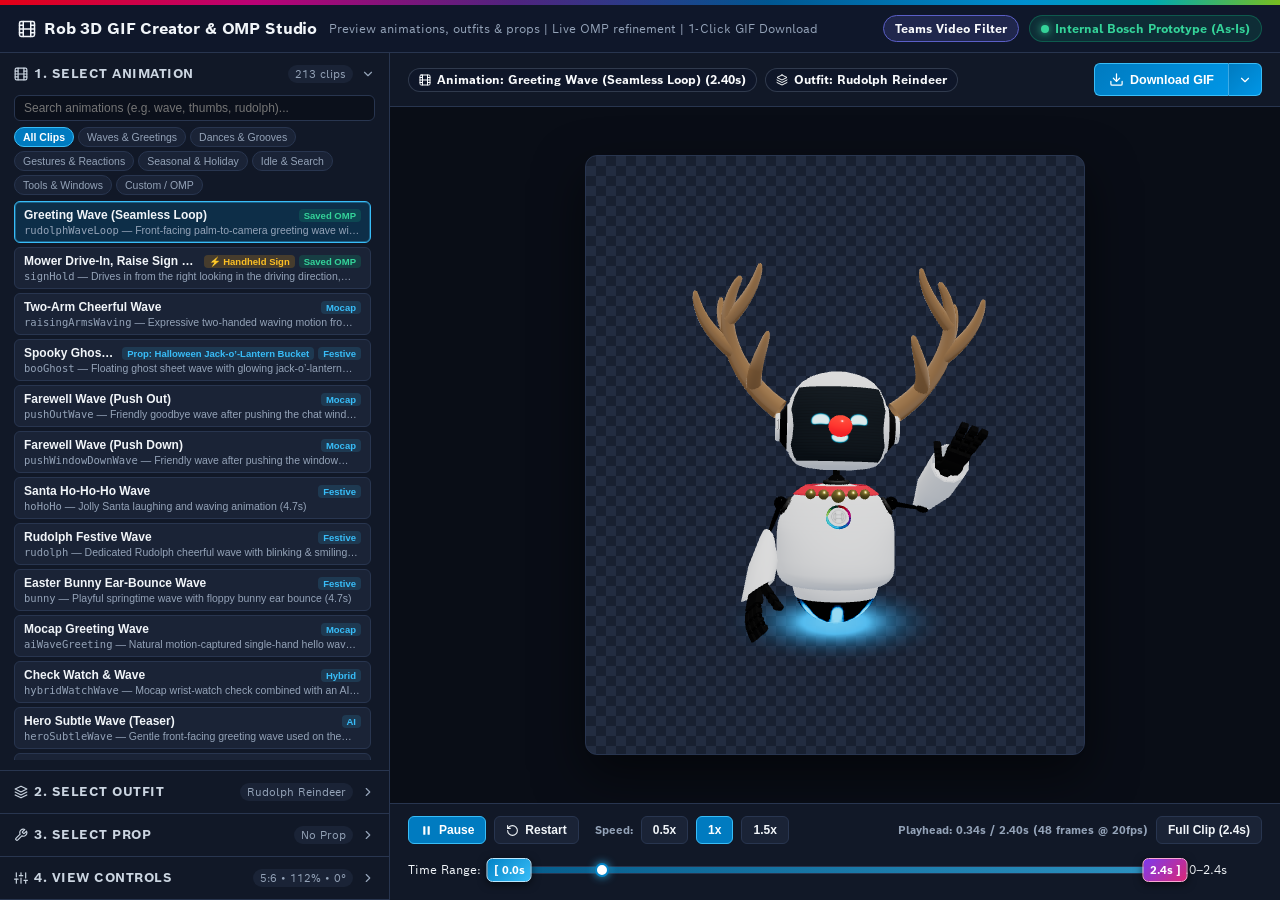
<file: index.html>
<!doctype html>
<html lang="en">
  <head>
    <meta charset="UTF-8" />
    <meta name="viewport" content="width=device-width, initial-scale=1.0" />
    <link rel="icon" type="image/svg+xml" href="./favicon.svg" />
    <link rel="alternate icon" type="image/png" href="./favicon.png" />
    <title>Rob 3D GIF Creator &amp; OMP Studio</title>
    <script type="module" crossorigin src="./assets/main-DP0K_E7I.js"></script>
    <link rel="modulepreload" crossorigin href="./assets/catalogData-U2rgJb6E.js">
    <link rel="stylesheet" crossorigin href="./assets/main-BiFU96hM.css">
  </head>
  <body>
    <div id="root"></div>
  </body>
</html>
</file>
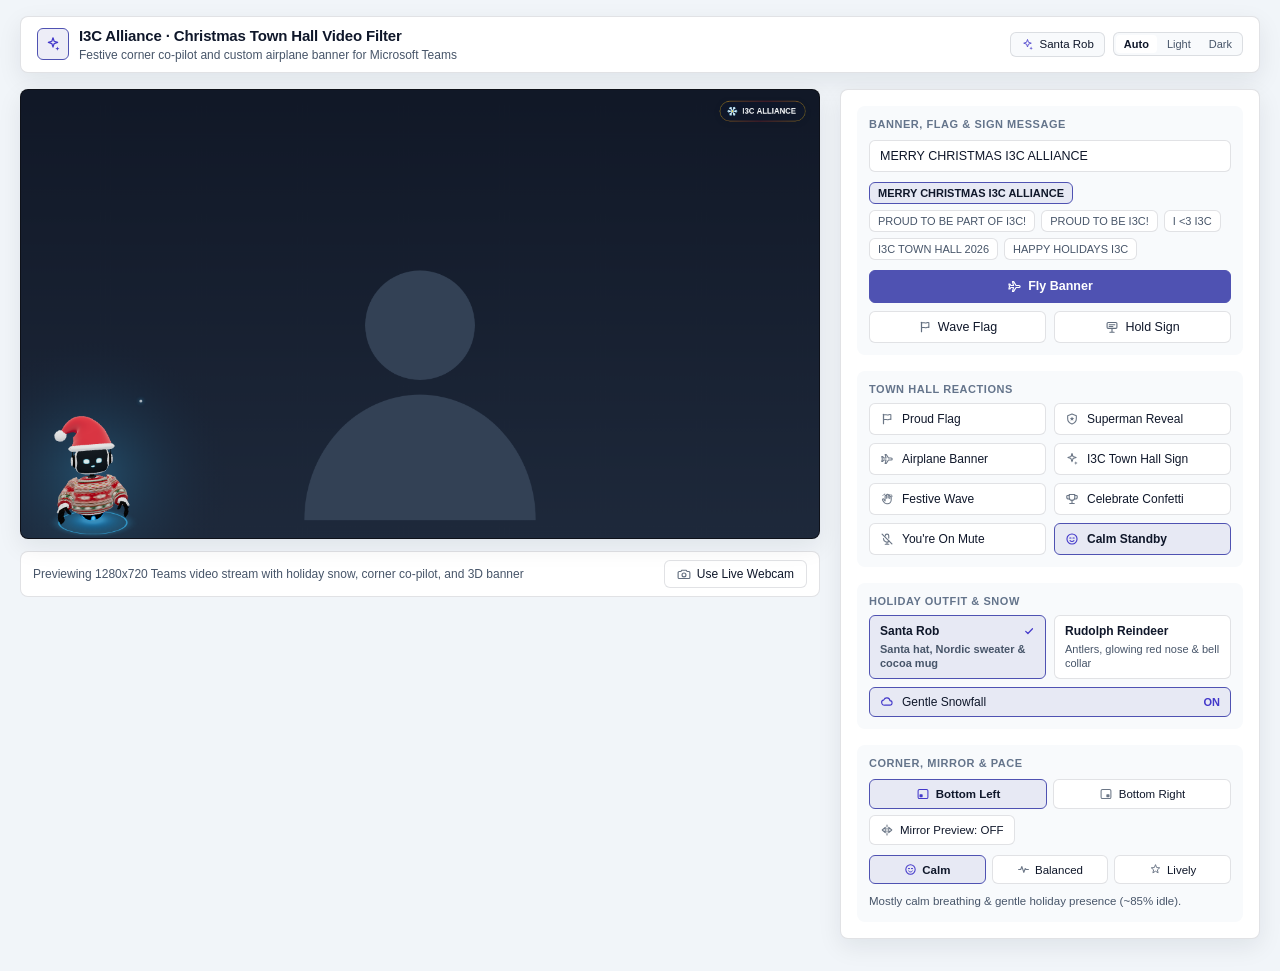
<file: i3c-christmas.html>
<!doctype html>
<html lang="en" data-rob-edition="i3c-christmas">
  <head>
    <meta charset="UTF-8" />
    <meta name="viewport" content="width=device-width, initial-scale=1.0" />
    <link rel="icon" type="image/svg+xml" href="./favicon.svg" />
    <title>I3C Alliance Christmas Video Filter</title>
    <script>
      window.__ROB_FILTER_EDITION__ = 'i3c-christmas';
      try {
        var savedTheme = window.localStorage.getItem('rob-i3c-ui-theme');
        if (savedTheme === 'light' || savedTheme === 'dark') {
          document.documentElement.setAttribute('data-theme', savedTheme);
        }
      } catch (e) {}
    </script>
    <style id="i3c-theme-vars">
      :root {
        color-scheme: dark;
        --bg: light-dark(#f1f5f9, #14161d);
        --panel: light-dark(#ffffff, #1d202a);
        --surface: light-dark(#f8fafc, #252936);
        --elevated: light-dark(#ffffff, #2c3140);
        --input-bg: light-dark(#ffffff, #161922);
        --text: light-dark(#0f172a, #f8fafc);
        --muted: light-dark(#475569, #94a3b8);
        --subtle: light-dark(#64748b, #94a3b8);
        --border: light-dark(rgba(15, 23, 42, 0.12), rgba(148, 163, 184, 0.16));
        --accent: light-dark(#4f52b2, #5b5fc7);
        --accent-fg: #ffffff;
        --accent-tint: light-dark(rgba(79, 82, 178, 0.1), rgba(91, 95, 199, 0.18));
        --accent-border: light-dark(#4f52b2, #7f85f5);
        --accent-text: light-dark(#4338ca, #a5b4fc);
        --shadow: 0 8px 24px light-dark(rgba(15, 23, 42, 0.08), rgba(0, 0, 0, 0.32));
      }
      @media (prefers-color-scheme: light) {
        :root:not([data-theme='dark']) {
          color-scheme: light;
        }
      }
      :root[data-theme='light'] {
        color-scheme: light;
      }
      *, *::before, *::after {
        box-sizing: border-box;
      }
      html, body {
        margin: 0;
        padding: 0;
        background: var(--bg);
        color: var(--text);
        font-family: 'Segoe UI', -apple-system, BlinkMacSystemFont, Roboto, sans-serif;
        min-height: 100vh;
        -webkit-font-smoothing: antialiased;
      }
      /* Keep the raw Three.js canvas off-screen visually so it only composites into #rob-teams-composite-canvas */
      #rob-webgl-overlay {
        opacity: 0 !important;
        pointer-events: none !important;
        z-index: -1 !important;
      }
    </style>
    <script type="module" crossorigin src="./assets/catalogData-U2rgJb6E.js"></script>
    <script type="module" crossorigin src="./assets/teamsFilterMain-Cf8ITjw0.js"></script>
  </head>
  <body>
    <div id="teams-filter-root"></div>
    <script src="./teams-js.min.js"></script>
  </body>
</html>
</file>
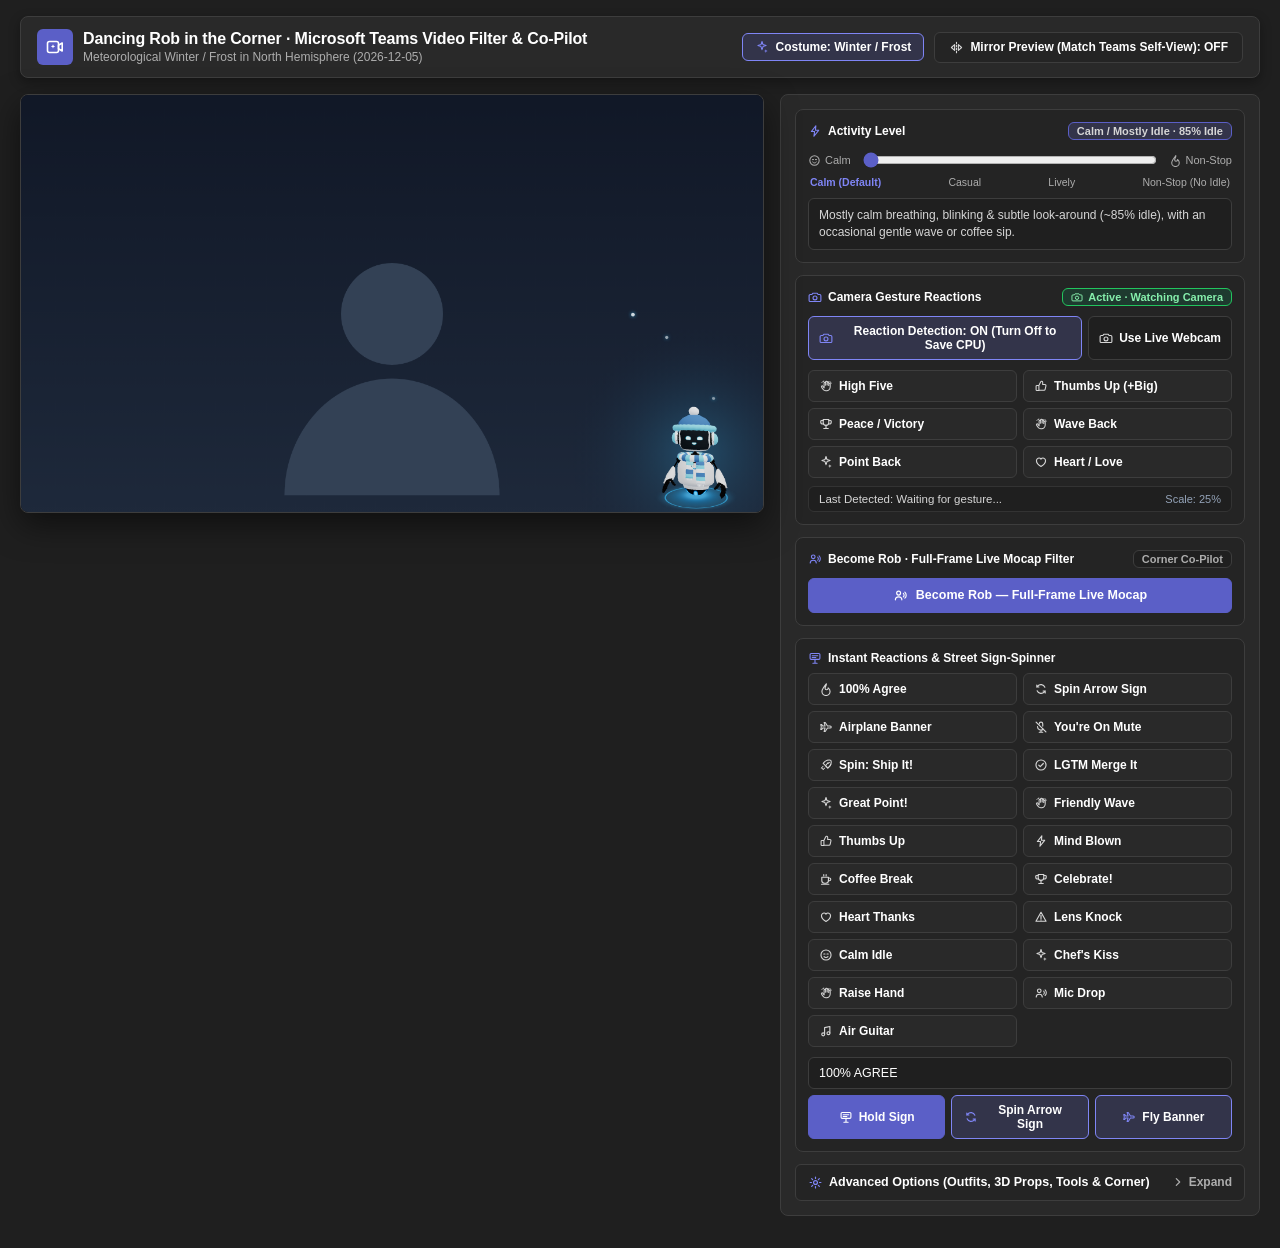
<file: teams-filter.html>
<!doctype html>
<html lang="en">
  <head>
    <meta charset="UTF-8" />
    <meta name="viewport" content="width=device-width, initial-scale=1.0" />
    <link rel="icon" type="image/svg+xml" href="./favicon.svg" />
    <title>Rob Teams Video Filter &amp; Live Camera Co-Pilot</title>
    <style>
      *, *::before, *::after {
        box-sizing: border-box;
      }
      html, body {
        margin: 0;
        padding: 0;
        background: #1f1f1f;
        color: #ffffff;
        font-family: 'Segoe UI', -apple-system, BlinkMacSystemFont, Roboto, sans-serif;
        min-height: 100vh;
        -webkit-font-smoothing: antialiased;
      }
      /* Keep the raw Three.js canvas off-screen visually so it only composites into #rob-teams-composite-canvas */
      #rob-webgl-overlay {
        opacity: 0 !important;
        pointer-events: none !important;
        z-index: -1 !important;
      }
    </style>
    <script type="module" crossorigin src="./assets/catalogData-U2rgJb6E.js"></script>
    <script type="module" crossorigin src="./assets/teamsFilterMain-Cf8ITjw0.js"></script>
  </head>
  <body>
    <div id="teams-filter-root"></div>
    <script src="./teams-js.min.js"></script>
  </body>
</html>
</file>
<file: assets/main-BiFU96hM.css>
@font-face{font-family:BoschSans;src:url(/fonts/boschsans_regular.woff2) format("woff2");font-weight:400;font-style:normal;font-display:swap}@font-face{font-family:BoschSans;src:url(/fonts/boschsans_bold.woff2) format("woff2");font-weight:700;font-style:normal;font-display:swap}:root{--bg-app: #0b101b;--bg-panel: #111827;--bg-card: #1a2336;--bg-card-hover: #222e46;--border: #28354f;--border-active: #0088d4;--text: #f1f5f9;--text-muted: #94a3b8;--accent: #007bc0;--accent-bright: #38bdf8;--success: #10b981;--warning: #f59e0b;--danger: #ef4444}*{box-sizing:border-box}html,body{margin:0;padding:0;width:100%;height:100%;background:var(--bg-app);color:var(--text);font-family:BoschSans,-apple-system,BlinkMacSystemFont,Segoe UI,Roboto,sans-serif;overflow:hidden}.studio-shell{display:flex;flex-direction:column;width:100vw;height:100vh}.bosch-stripe{height:5px;width:100%;background:linear-gradient(90deg,#e20015,#b90276,#50237f,#005691,#008ecf 80%,#00a8b0,#78be20);flex-shrink:0}.studio-header{display:flex;align-items:center;justify-content:space-between;padding:10px 18px;background:#0f172a;border-bottom:1px solid var(--border);flex-shrink:0}.header-brand{display:flex;align-items:center;gap:12px}.header-title{font-size:16px;font-weight:700;letter-spacing:-.01em;display:flex;align-items:center;gap:8px}.header-sub{font-size:12px;color:var(--text-muted)}.header-badges{display:flex;align-items:center;gap:10px}.omp-badge{display:inline-flex;align-items:center;gap:6px;padding:5px 11px;border-radius:999px;font-size:12px;font-weight:700;background:#10b98124;color:#34d399;border:1px solid rgba(16,185,129,.32)}.omp-badge.is-offline{background:#f59e0b24;color:#fbbf24;border-color:#f59e0b52}.omp-dot{width:8px;height:8px;border-radius:50%;background:currentColor;box-shadow:0 0 8px currentColor}.studio-grid{display:grid;grid-template-columns:390px 1fr;flex:1;min-height:0}.panel-col{display:flex;flex-direction:column;background:var(--bg-panel);border-right:1px solid var(--border);min-height:0;overflow-y:auto}.panel-section{display:flex;flex-direction:column;padding:10px 14px;border-bottom:1px solid var(--border);flex-shrink:0}.panel-section.is-collapsed{padding:10px 14px}.panel-section.selector-section.is-open{flex:1;min-height:180px;flex-shrink:1}.section-head{display:flex;align-items:center;justify-content:space-between;margin-bottom:8px}.section-head.is-collapsible{width:100%;background:none;border:none;padding:2px 0;color:inherit;font-family:inherit;cursor:pointer;text-align:left;margin-bottom:0}.panel-section.is-open>.section-head.is-collapsible{margin-bottom:10px}.section-head-right{display:inline-flex;align-items:center;gap:8px;min-width:0}.section-chevron{display:inline-flex;color:var(--text-muted);transition:transform .15s ease}.section-chevron.is-collapsed{transform:rotate(-90deg)}.section-title{font-size:12.5px;font-weight:700;text-transform:uppercase;letter-spacing:.04em;color:#cbd5e1;display:flex;align-items:center;gap:6px}.section-count{font-size:11px;color:var(--text-muted);background:var(--bg-card);padding:2px 7px;border-radius:999px}.search-input{width:100%;background:#0b101b;border:1px solid var(--border);border-radius:6px;padding:5px 9px;color:var(--text);font-size:12px;margin-bottom:6px;outline:none}.search-input:focus{border-color:var(--accent-bright)}.cat-pills{display:flex;flex-wrap:wrap;gap:4px;margin-bottom:6px}.cat-pill{display:inline-flex;align-items:center;gap:5px;background:var(--bg-card);border:1px solid var(--border);color:var(--text-muted);font-size:10.5px;padding:3px 8px;border-radius:999px;cursor:pointer;transition:all .12s ease}.cat-pill:hover{color:var(--text);border-color:#475569}.cat-pill.is-active{background:var(--accent);border-color:var(--accent-bright);color:#fff;font-weight:700}.catalog-list{flex:1;overflow-y:auto;display:flex;flex-direction:column;gap:4px;padding-right:4px}.catalog-card{display:flex;align-items:flex-start;justify-content:space-between;gap:8px;padding:6px 9px;border-radius:6px;background:var(--bg-card);border:1px solid var(--border);cursor:pointer;text-align:left;color:var(--text);transition:all .12s ease}.catalog-card:hover{background:var(--bg-card-hover);border-color:#3b4d6b}.catalog-card.is-selected{background:#007bc038;border-color:var(--accent-bright);box-shadow:inset 0 0 0 1px #38bdf859}.card-body{flex:1;min-width:0}.card-title-row{display:flex;align-items:center;justify-content:space-between;gap:6px}.card-title{font-size:12px;font-weight:700;white-space:nowrap;overflow:hidden;text-overflow:ellipsis}.card-desc{font-size:10.5px;color:var(--text-muted);margin-top:2px;display:-webkit-box;-webkit-line-clamp:1;-webkit-box-orient:vertical;overflow:hidden}.card-badge{font-size:9.5px;font-weight:700;padding:1px 5px;border-radius:4px;background:#38bdf824;color:var(--accent-bright);flex-shrink:0}.card-badge.is-custom{background:#10b9812e;color:#34d399}.card-badge.is-draft{background:#f59e0b33;color:#fbbf24}.card-badge.is-dance{background:#a855f738;color:#d8b4fe}.view-control-row{display:flex;align-items:center;justify-content:space-between;gap:8px;margin-bottom:7px;font-size:11.5px}.view-control-row input[type=range]{flex:1;accent-color:var(--accent-bright)}.omp-save-group{background:#0b101b;border:1px solid var(--border);border-radius:7px;padding:8px;margin-top:7px;display:flex;flex-direction:column;gap:5px}.omp-save-head{display:flex;align-items:center;justify-content:space-between;font-size:11px;font-weight:700;color:#cbd5e1}.omp-save-inputs{display:grid;grid-template-columns:1fr 1.3fr;gap:5px}.stage-col{display:flex;flex-direction:column;background:#090d16;min-height:0;overflow:hidden}.stage-toolbar{display:flex;align-items:center;justify-content:space-between;gap:10px;padding:10px 18px;background:#111827;border-bottom:1px solid var(--border);position:relative;z-index:20}.toolbar-group{display:flex;align-items:center;gap:8px}.toolbar-label{font-size:11px;color:var(--text-muted);font-weight:700}.btn{display:inline-flex;align-items:center;justify-content:center;gap:6px;background:var(--bg-card);border:1px solid var(--border);color:var(--text);font-size:12px;font-weight:700;padding:6px 11px;border-radius:6px;cursor:pointer;transition:all .12s ease}.btn:hover:not(:disabled){background:var(--bg-card-hover);border-color:#475569}.btn:disabled{opacity:.5;cursor:not-allowed}.btn.is-active{background:var(--accent);border-color:var(--accent-bright);color:#fff}.btn-primary{background:linear-gradient(135deg,#007bc0,#0096e6);border-color:#38bdf8;color:#fff;padding:8px 14px;font-size:12.5px}.btn-primary:hover:not(:disabled){filter:brightness(1.08)}.btn-success{background:#10b98133;border-color:#10b981;color:#34d399}.btn-success:hover:not(:disabled){background:#10b98152}.split-download-wrap{position:relative;display:inline-flex;align-items:stretch}.split-main-btn{border-top-right-radius:0;border-bottom-right-radius:0;border-right:none}.split-arrow-btn{border-top-left-radius:0;border-bottom-left-radius:0;padding:8px 9px;border-left:1px solid rgba(255,255,255,.24)}.export-options-popover{position:absolute;top:calc(100% + 8px);right:0;width:428px;max-height:calc(100vh - 85px);overflow-y:auto;background:#111827;border:1px solid #38bdf8;border-radius:10px;padding:12px;box-shadow:0 18px 42px #000000b3;z-index:50;display:flex;flex-direction:column;gap:8px}.format-mode-grid{display:grid;grid-template-columns:repeat(3,1fr);gap:6px}.format-mode-card{display:flex;flex-direction:column;align-items:flex-start;gap:3px;background:#0b101b;border:1px solid var(--border);border-radius:7px;padding:7px 9px;color:var(--text);cursor:pointer;text-align:left;transition:all .12s ease}.format-mode-card:hover{border-color:#475569;background:var(--bg-card)}.format-mode-card.is-selected{background:#007bc038;border-color:var(--accent-bright);box-shadow:inset 0 0 0 1px #38bdf859}.format-mode-card.is-video.is-selected{background:#a855f738;border-color:#c084fc;box-shadow:inset 0 0 0 1px #c084fc59}.format-mode-card.is-webm.is-selected{background:#10b98138;border-color:#34d399;box-shadow:inset 0 0 0 1px #34d39959}.format-mode-title{display:flex;align-items:center;gap:5px;font-size:11.5px;font-weight:700}.format-mode-sub{font-size:10px;color:var(--text-muted);line-height:1.25}.btn-video{background:linear-gradient(135deg,#7c3aed,#db2777);border-color:#f472b6;color:#fff;padding:8px 14px;font-size:12.5px}.btn-video:hover:not(:disabled){filter:brightness(1.08)}.btn-webm{background:linear-gradient(135deg,#059669,#0284c7);border-color:#34d399;color:#fff;padding:8px 14px;font-size:12.5px}.btn-webm:hover:not(:disabled){filter:brightness(1.08)}.music-pill{display:inline-flex;align-items:center;gap:6px;background:#a855f72e;border:1px solid rgba(192,132,252,.45);color:#f3e8ff;padding:4px 10px;border-radius:999px;font-size:11.5px;font-weight:700}.stage-viewport-wrap{flex:1;display:flex;align-items:center;justify-content:center;position:relative;min-height:0;padding:16px;overflow:hidden}.stage-frame{position:relative;border-radius:12px;border:1px solid var(--border);box-shadow:0 20px 50px #0000008c;overflow:hidden}.stage-frame.bg-transparent{background-color:#182030;background-image:linear-gradient(45deg,#222c40 25%,transparent 25%),linear-gradient(-45deg,#222c40 25%,transparent 25%),linear-gradient(45deg,transparent 75%,#222c40 75%),linear-gradient(-45deg,transparent 75%,#222c40 75%);background-size:20px 20px;background-position:0 0,0 10px,10px -10px,-10px 0}.stage-frame.bg-white{background:#fff}.stage-frame.bg-dark{background:radial-gradient(circle at 50% 45%,#1e293b,#0f172a 70%,#090d16)}.stage-hud-overlay{position:absolute;top:12px;left:12px;right:12px;display:flex;justify-content:space-between;pointer-events:none;z-index:5}.hud-pill{display:inline-flex;align-items:center;gap:6px;background:#0f172ad1;-webkit-backdrop-filter:blur(8px);backdrop-filter:blur(8px);border:1px solid rgba(148,163,184,.25);color:#f8fafc;padding:4px 10px;border-radius:999px;font-size:11.5px;font-weight:700}@keyframes robSpin{to{transform:rotate(360deg)}}.stage-loading-overlay{position:absolute;inset:0;z-index:15;display:flex;align-items:center;justify-content:center;background:#0b101bb8;-webkit-backdrop-filter:blur(8px);backdrop-filter:blur(8px);padding:20px;pointer-events:none}.stage-loading-card{width:min(320px,90%);background:#111827f0;border:1px solid rgba(56,189,248,.42);border-radius:12px;padding:18px 20px;box-shadow:0 18px 40px #0009;display:flex;flex-direction:column;align-items:center;gap:10px;text-align:center}.stage-loading-spinner{width:34px;height:34px;border-radius:50%;border:3px solid rgba(56,189,248,.22);border-top-color:#38bdf8;border-right-color:#007bc0;animation:robSpin .75s linear infinite;flex-shrink:0}.stage-loading-spinner.is-sm{width:14px;height:14px;border-width:2px}.stage-loading-title-row{width:100%;display:flex;align-items:center;justify-content:space-between;gap:8px}.stage-loading-title{font-size:13px;font-weight:700;color:#f8fafc}.stage-loading-pct{font-size:12px;font-weight:700;color:#38bdf8}.stage-loading-bar{width:100%;height:6px;background:#0b101b;border-radius:999px;overflow:hidden;border:1px solid rgba(56,189,248,.25)}.stage-loading-bar-fill{height:100%;background:linear-gradient(90deg,#007bc0,#38bdf8 65%,#34d399);border-radius:999px;transition:width .14s ease-out}.stage-loading-sub{font-size:11px;color:var(--text-muted);line-height:1.35}.stage-loading-pill{position:absolute;top:12px;left:50%;transform:translate(-50%);z-index:14;display:inline-flex;align-items:center;gap:8px;background:#0f172ae0;-webkit-backdrop-filter:blur(8px);backdrop-filter:blur(8px);border:1px solid rgba(56,189,248,.48);color:#f8fafc;padding:5px 12px;border-radius:999px;font-size:11.5px;font-weight:700;box-shadow:0 8px 24px #00000073;pointer-events:none}.timeline-bar{padding:12px 18px;background:#111827;border-top:1px solid var(--border);display:flex;flex-direction:column;gap:8px}.timeline-controls{display:flex;align-items:center;justify-content:space-between;gap:10px}.timeline-sliders{display:grid;grid-template-columns:88px 1fr 84px;align-items:center;gap:10px;font-size:11.5px}.timeline-sliders input[type=range]{width:100%;accent-color:var(--accent-bright)}.unified-range-slider{position:relative;height:36px;display:flex;align-items:center;-webkit-user-select:none;user-select:none;touch-action:none;cursor:pointer;padding:0 2px}.unified-range-track{position:relative;width:100%;height:8px;background:#0b101b;border:1px solid var(--border);border-radius:999px;overflow:visible}.unified-range-fill{position:absolute;top:0;bottom:0;background:linear-gradient(90deg,#0284c7a6,#38bdf8bf);border-radius:999px;pointer-events:none}.unified-range-playhead{position:absolute;top:50%;width:14px;height:14px;border-radius:50%;background:#fff;border:2.5px solid #0284c7;box-shadow:0 0 8px #38bdf8f2,0 1px 4px #000000a6;transform:translate(-50%,-50%);z-index:7;pointer-events:auto;cursor:ew-resize}.unified-range-playhead:hover{transform:translate(-50%,-50%) scale(1.15)}.unified-range-marker{position:absolute;top:50%;transform:translate(-50%,-50%);display:inline-flex;align-items:center;justify-content:center;gap:3px;height:24px;padding:0 6px;border-radius:6px;font-size:10.5px;font-weight:700;color:#fff;cursor:ew-resize;z-index:6;box-shadow:0 2px 8px #0009;white-space:nowrap;-webkit-user-select:none;user-select:none;transition:transform 90ms ease,filter 90ms ease}.unified-range-marker:hover{filter:brightness(1.1);transform:translate(-50%,-50%) scale(1.04)}.unified-range-marker.is-start{background:linear-gradient(135deg,#0284c7,#38bdf8);border:1px solid #bae6fd}.unified-range-marker.is-end{background:linear-gradient(135deg,#7c3aed,#db2777);border:1px solid #f9a8d4}.unified-range-bracket{font-weight:900;font-size:11px;opacity:.95}.unified-range-input{position:absolute;left:0;top:0;width:100%;height:100%;margin:0;background:transparent;-webkit-appearance:none;appearance:none;pointer-events:none;z-index:5;opacity:0}.unified-range-input::-webkit-slider-thumb{pointer-events:auto;width:30px;height:24px;cursor:ew-resize;-webkit-appearance:none;appearance:none;background:transparent;border:none}.unified-range-input::-moz-range-thumb{pointer-events:auto;width:30px;height:24px;cursor:ew-resize;background:transparent;border:none}.form-row{display:flex;flex-direction:column;gap:4px}.form-grid-2{display:grid;grid-template-columns:1fr 1fr;gap:8px}.form-label{font-size:11px;font-weight:700;color:var(--text-muted)}.form-input,.form-select{width:100%;background:#0b101b;border:1px solid var(--border);border-radius:6px;padding:6px 8px;color:var(--text);font-size:11.5px;font-family:inherit;outline:none}.form-input:focus,.form-select:focus{border-color:var(--accent-bright)}.progress-wrap{background:#0b101b;border:1px solid var(--border);border-radius:6px;overflow:hidden;height:22px;position:relative;min-width:210px}.progress-fill{height:100%;background:linear-gradient(90deg,#007bc0,#38bdf8);transition:width 80ms linear}.progress-text{position:absolute;inset:0;display:flex;align-items:center;justify-content:center;font-size:11px;font-weight:700;color:#fff}.gif-result-card{background:#0b101b;border:1px solid rgba(16,185,129,.45);border-radius:8px;padding:8px;display:flex;flex-direction:column;gap:6px}.gif-result-preview{width:100%;max-height:150px;object-fit:contain;border-radius:6px;background:#182030}
</file>
